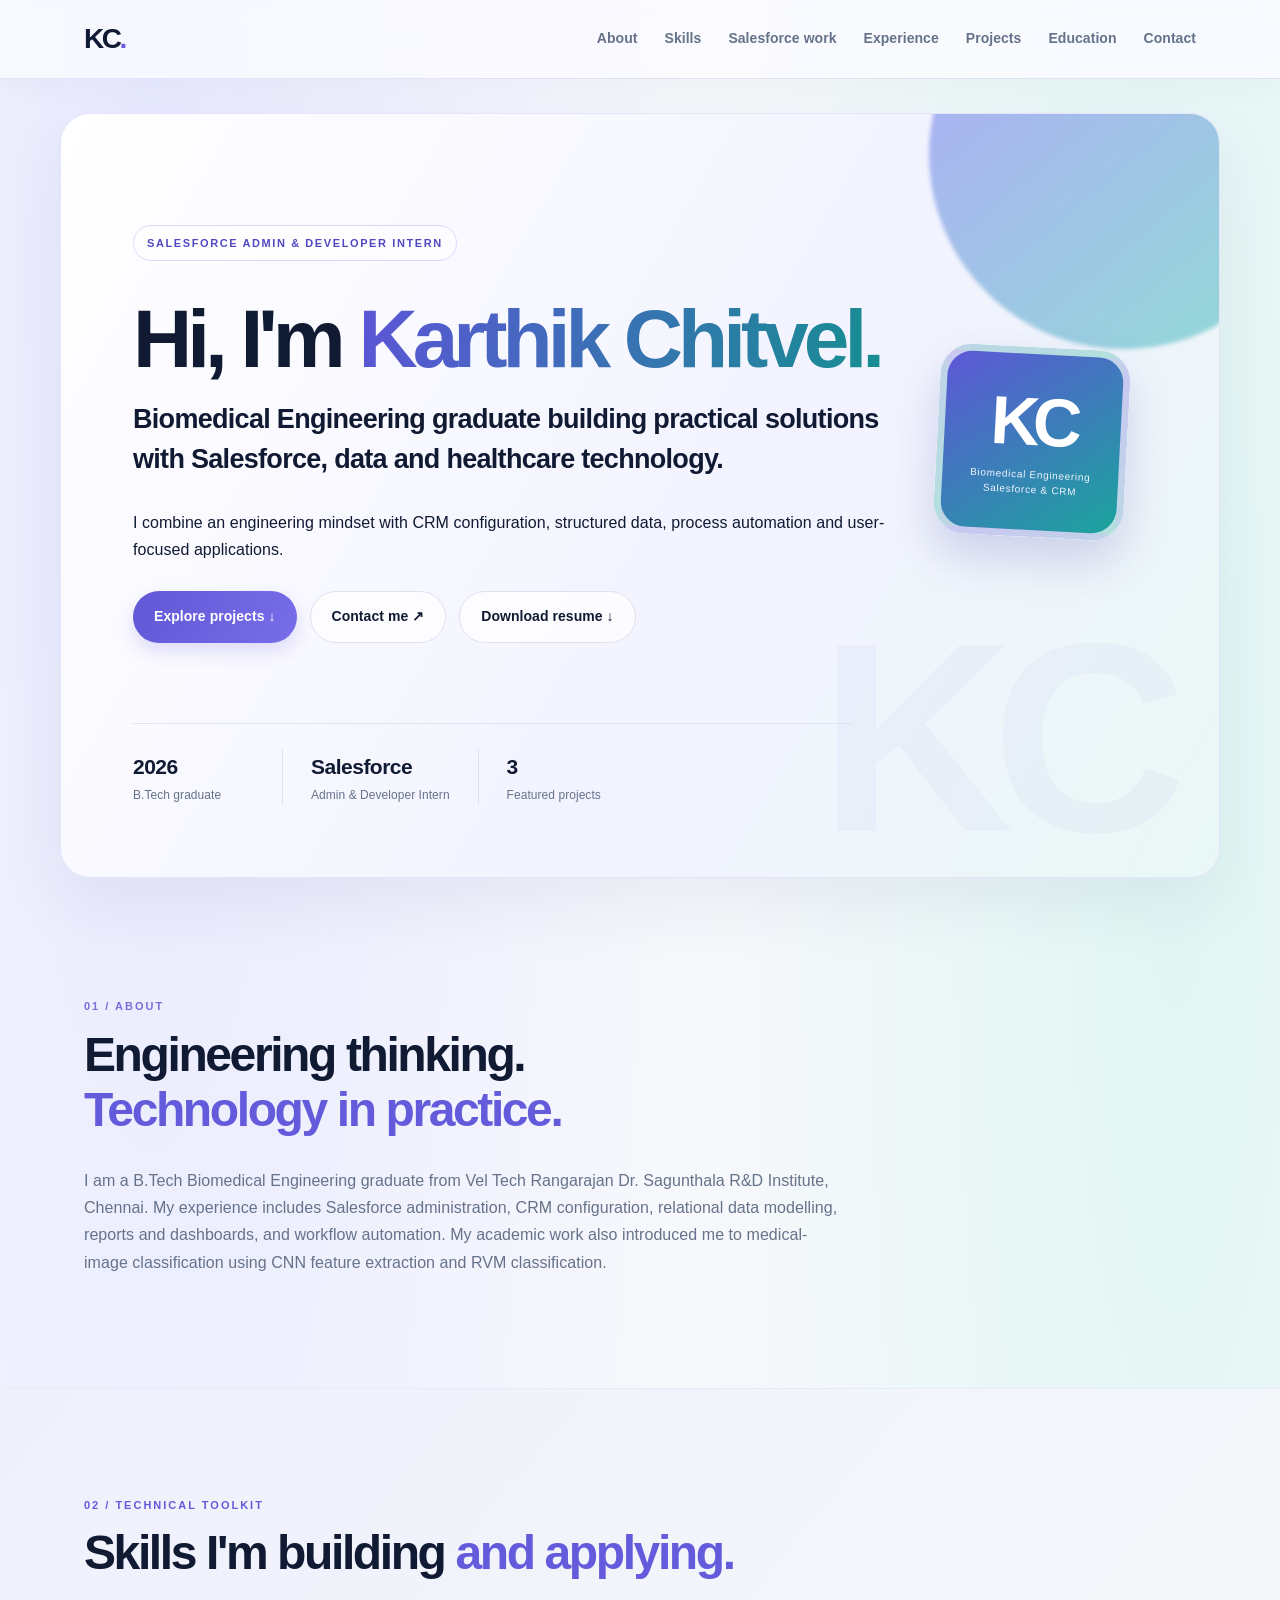
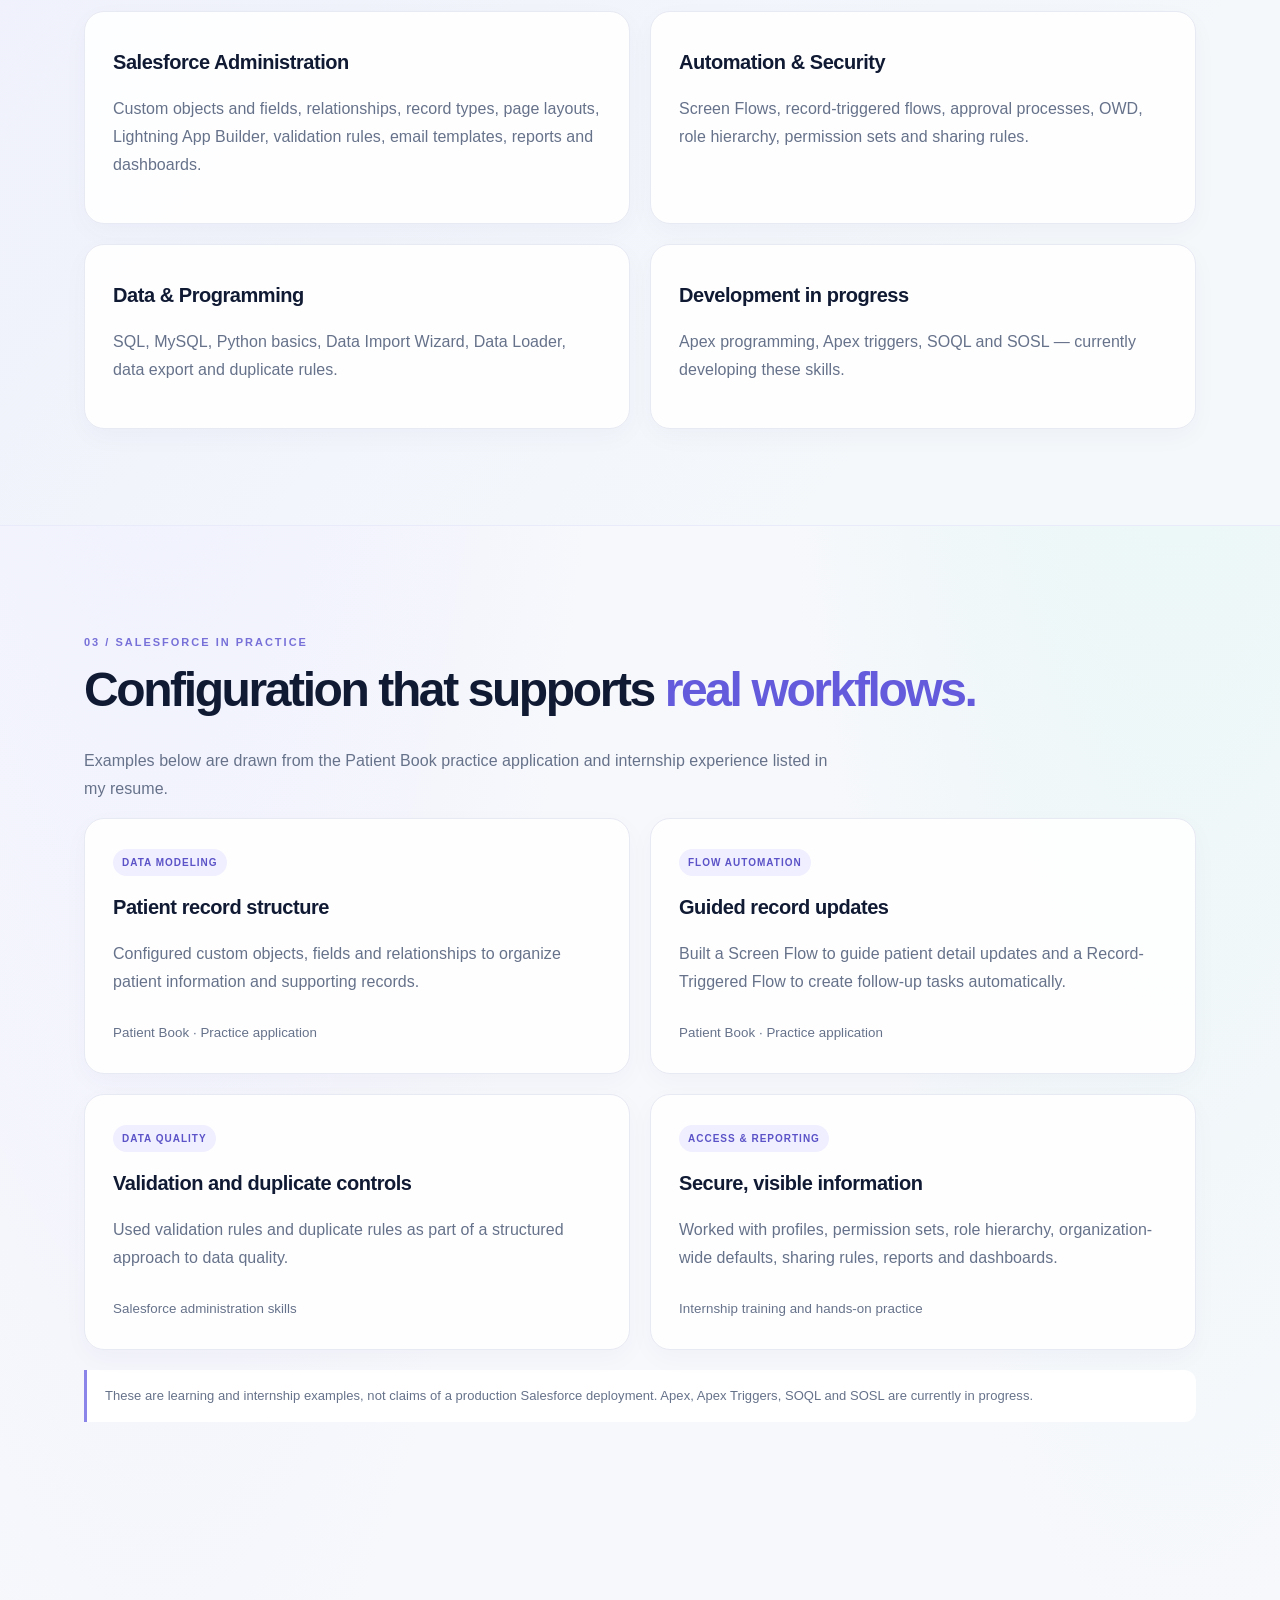
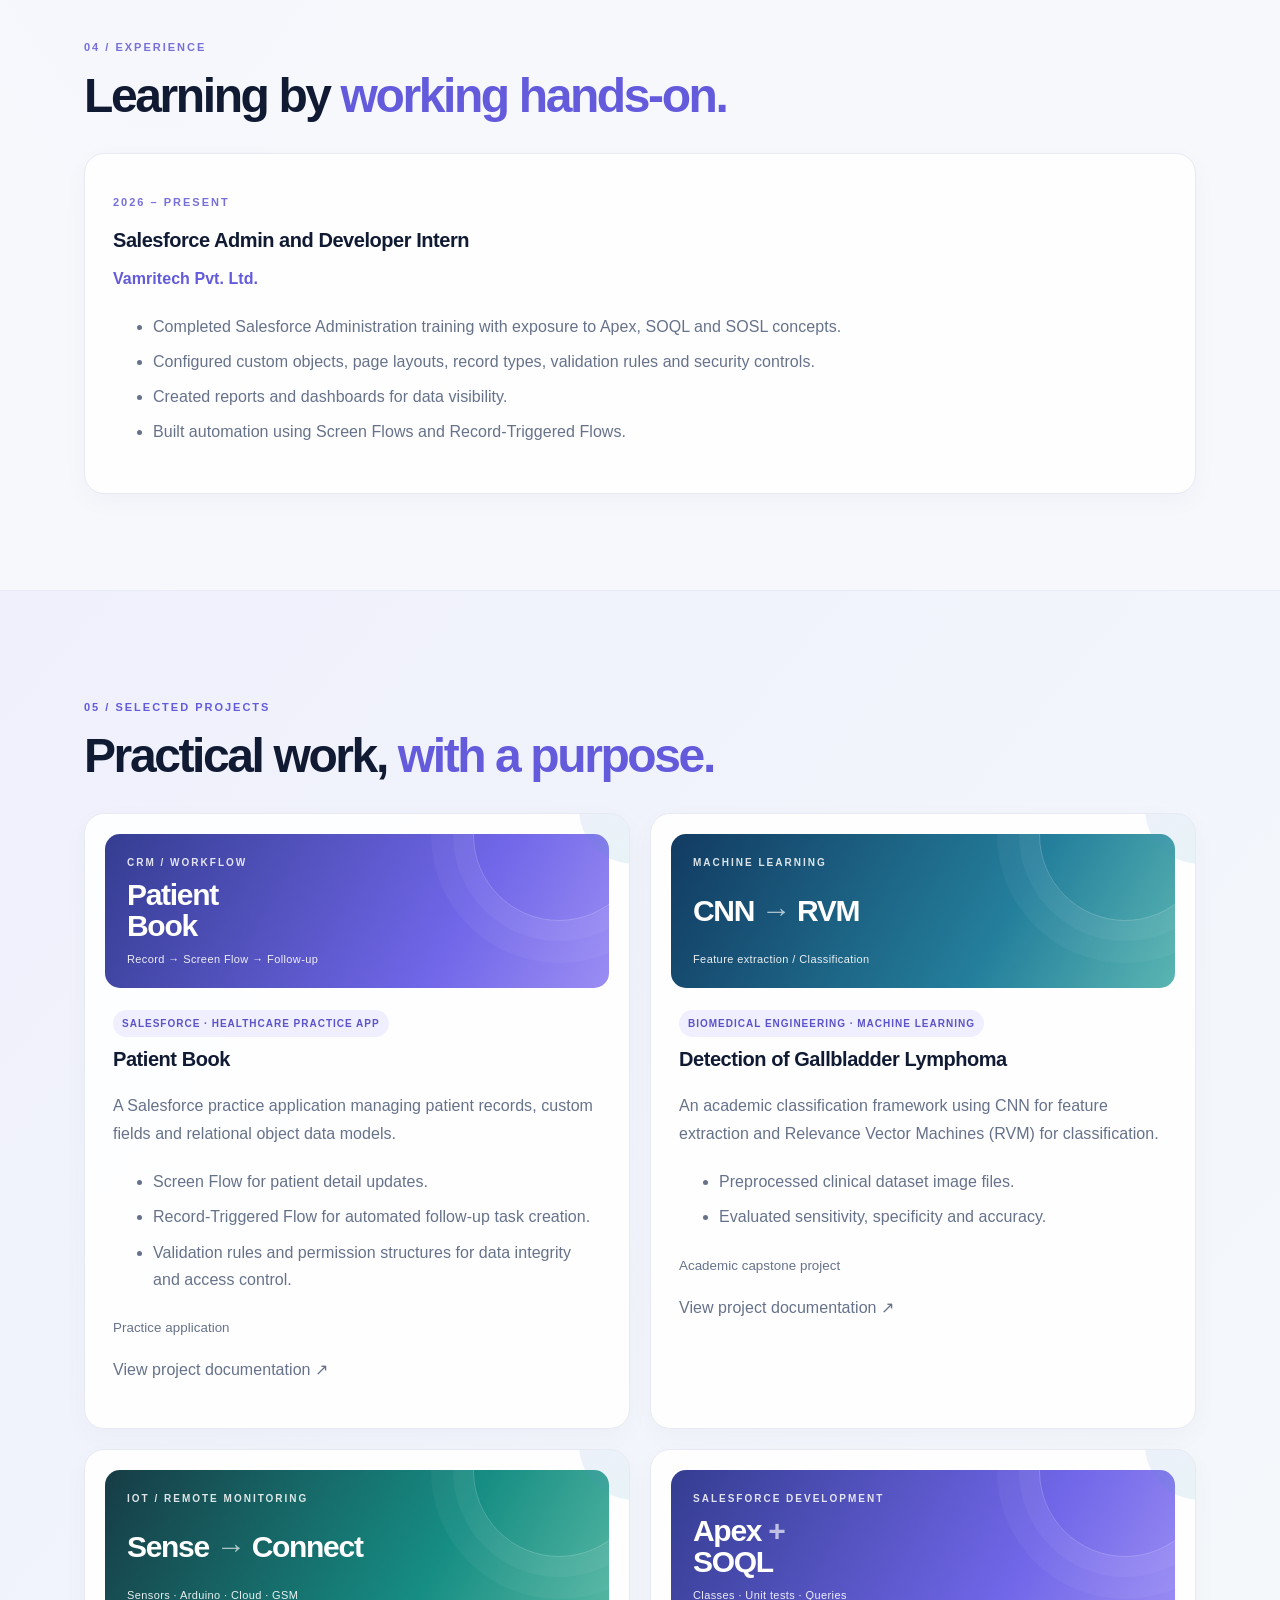
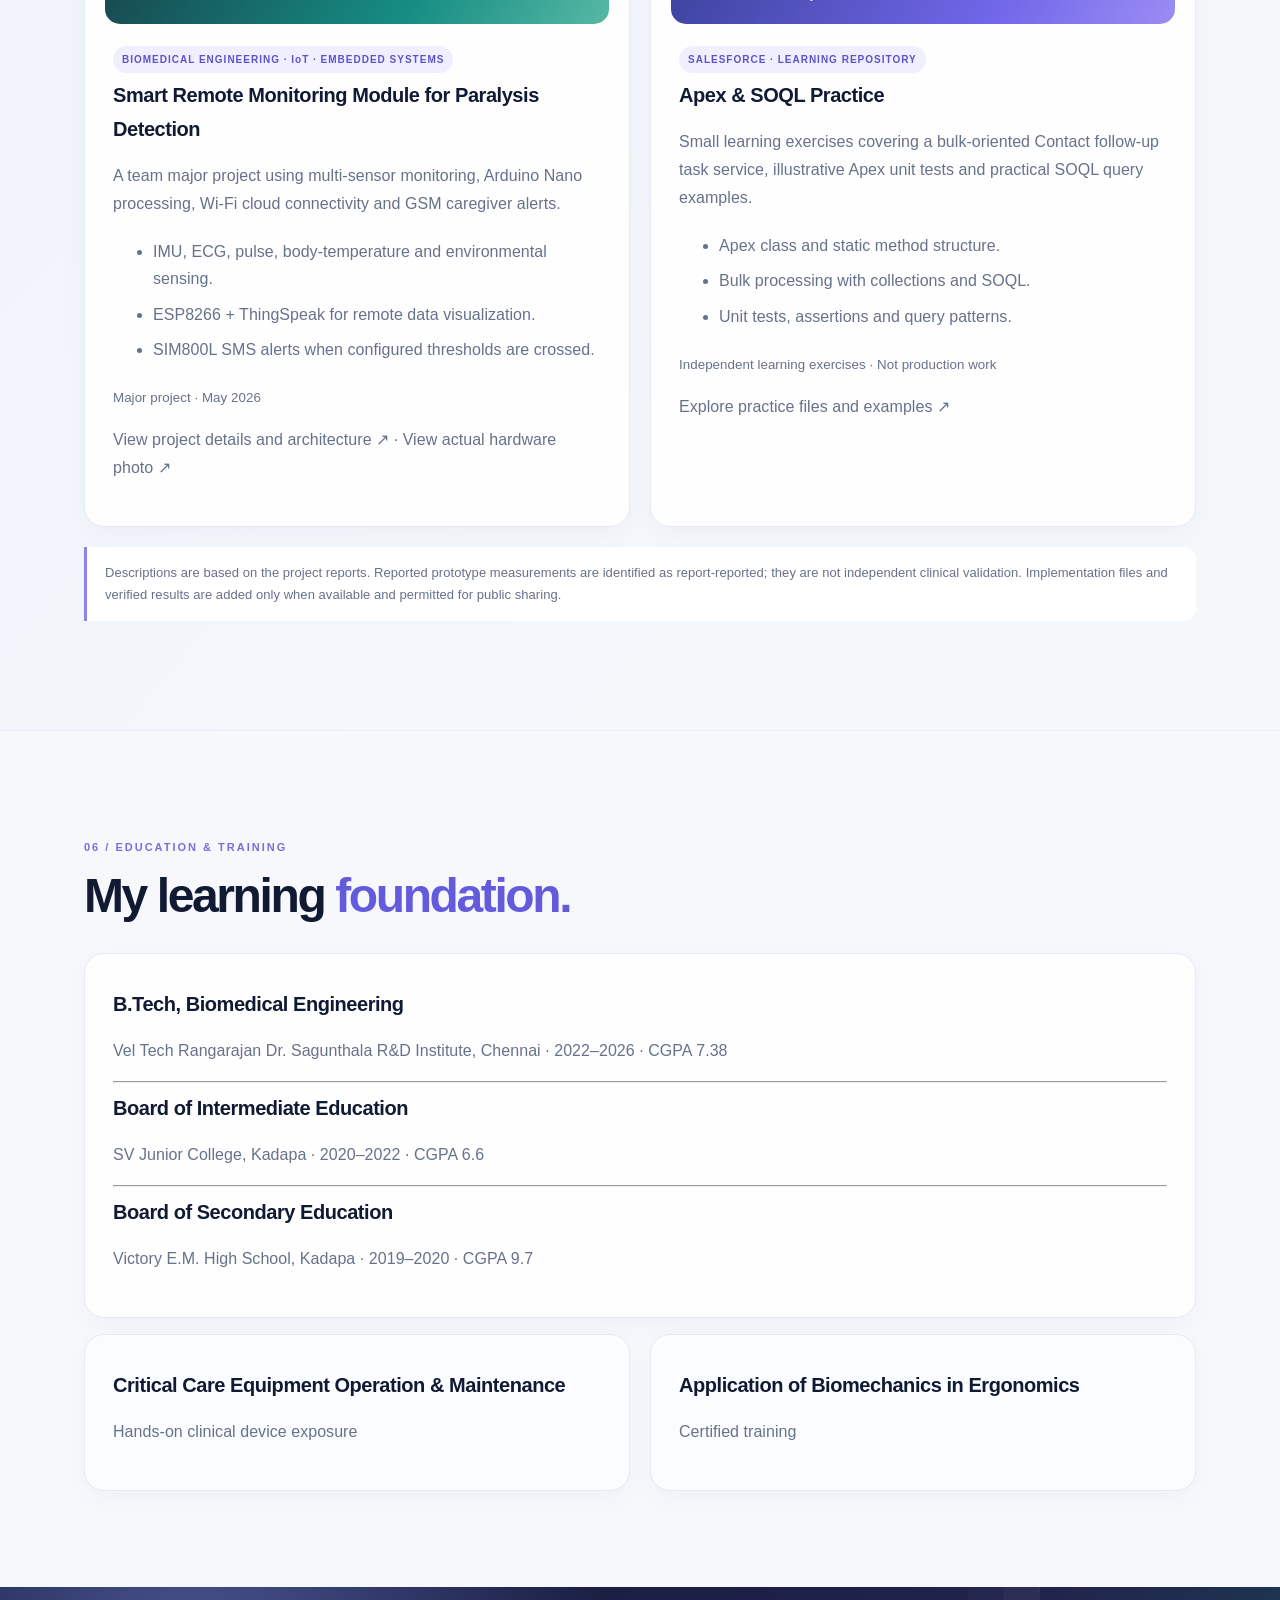
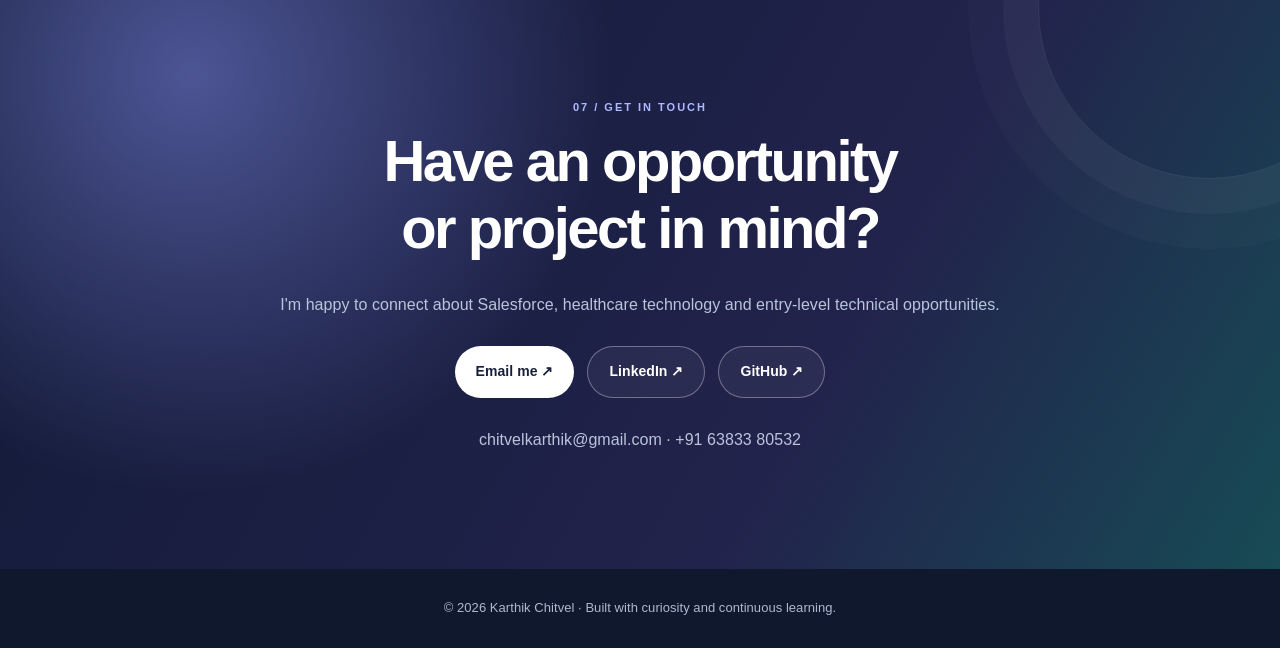
<file: index.html>
<!doctype html>
<html lang="en"><head><meta charset="utf-8"><meta name="viewport" content="width=device-width,initial-scale=1"><meta name="description" content="Karthik Chitvel — Biomedical Engineering graduate and Salesforce Admin and Developer Intern"><title>Karthik Chitvel | Portfolio</title><link rel="stylesheet" href="style.css"></head>
<body><header><nav><a class="logo" href="#home">KC<span>.</span></a><button id="menu" aria-label="Toggle menu">☰</button><div id="links"><a href="#about">About</a><a href="#skills">Skills</a><a href="#salesforce-work">Salesforce work</a><a href="#experience">Experience</a><a href="#projects">Projects</a><a href="#education">Education</a><a href="#contact">Contact</a></div></nav></header>
<main><section class="hero" id="home"><div class="hero-top"><div><p class="eyebrow">SALESFORCE ADMIN & DEVELOPER INTERN</p><h1>Hi, I'm <em>Karthik Chitvel.</em></h1><h2>Biomedical Engineering graduate building practical solutions with Salesforce, data and healthcare technology.</h2><p>I combine an engineering mindset with CRM configuration, structured data, process automation and user-focused applications.</p><div class="actions"><a class="btn" href="#projects">Explore projects ↓</a><a class="btn ghost" href="mailto:chitvelkarthik@gmail.com">Contact me ↗</a><a class="btn ghost" href="resume.html">Download resume ↓</a></div></div><div class="profile-mark" aria-label="Karthik Chitvel initials portrait placeholder"><span>KC</span><small>Biomedical Engineering<br>Salesforce & CRM</small></div></div><div class="metrics"><div><b>2026</b><small>B.Tech graduate</small></div><div><b>Salesforce</b><small>Admin & Developer Intern</small></div><div><b>3</b><small>Featured projects</small></div></div></section>
<section id="about"><p class="eyebrow">01 / ABOUT</p><h2>Engineering thinking.<br><em>Technology in practice.</em></h2><p class="wide">I am a B.Tech Biomedical Engineering graduate from Vel Tech Rangarajan Dr. Sagunthala R&D Institute, Chennai. My experience includes Salesforce administration, CRM configuration, relational data modelling, reports and dashboards, and workflow automation. My academic work also introduced me to medical-image classification using CNN feature extraction and RVM classification.</p></section>
<section class="tint" id="skills"><p class="eyebrow">02 / TECHNICAL TOOLKIT</p><h2>Skills I'm building <em>and applying.</em></h2><div class="grid"><article><h3>Salesforce Administration</h3><p>Custom objects and fields, relationships, record types, page layouts, Lightning App Builder, validation rules, email templates, reports and dashboards.</p></article><article><h3>Automation & Security</h3><p>Screen Flows, record-triggered flows, approval processes, OWD, role hierarchy, permission sets and sharing rules.</p></article><article><h3>Data & Programming</h3><p>SQL, MySQL, Python basics, Data Import Wizard, Data Loader, data export and duplicate rules.</p></article><article><h3>Development in progress</h3><p>Apex programming, Apex triggers, SOQL and SOSL — currently developing these skills.</p></article></div></section>
<section id="salesforce-work"><p class="eyebrow">03 / SALESFORCE IN PRACTICE</p><h2>Configuration that supports <em>real workflows.</em></h2><p class="wide">Examples below are drawn from the Patient Book practice application and internship experience listed in my resume.</p><div class="grid salesforce-examples"><article><span class="tag">DATA MODELING</span><h3>Patient record structure</h3><p>Configured custom objects, fields and relationships to organize patient information and supporting records.</p><small>Patient Book · Practice application</small></article><article><span class="tag">FLOW AUTOMATION</span><h3>Guided record updates</h3><p>Built a Screen Flow to guide patient detail updates and a Record-Triggered Flow to create follow-up tasks automatically.</p><small>Patient Book · Practice application</small></article><article><span class="tag">DATA QUALITY</span><h3>Validation and duplicate controls</h3><p>Used validation rules and duplicate rules as part of a structured approach to data quality.</p><small>Salesforce administration skills</small></article><article><span class="tag">ACCESS & REPORTING</span><h3>Secure, visible information</h3><p>Worked with profiles, permission sets, role hierarchy, organization-wide defaults, sharing rules, reports and dashboards.</p><small>Internship training and hands-on practice</small></article></div><p class="note">These are learning and internship examples, not claims of a production Salesforce deployment. Apex, Apex Triggers, SOQL and SOSL are currently in progress.</p></section><section id="experience"><p class="eyebrow">04 / EXPERIENCE</p><h2>Learning by <em>working hands-on.</em></h2><article class="panel"><p class="eyebrow">2026 – PRESENT</p><h3>Salesforce Admin and Developer Intern</h3><h4>Vamritech Pvt. Ltd.</h4><ul><li>Completed Salesforce Administration training with exposure to Apex, SOQL and SOSL concepts.</li><li>Configured custom objects, page layouts, record types, validation rules and security controls.</li><li>Created reports and dashboards for data visibility.</li><li>Built automation using Screen Flows and Record-Triggered Flows.</li></ul></article></section>
<section class="tint" id="projects"><p class="eyebrow">05 / SELECTED PROJECTS</p><h2>Practical work, <em>with a purpose.</em></h2><div class="grid projects"><article><div class="project-visual visual-salesforce"><span class="visual-kicker">CRM / WORKFLOW</span><strong>Patient<br>Book</strong><span class="visual-flow">Record → Screen Flow → Follow-up</span></div><span class="tag">SALESFORCE · HEALTHCARE PRACTICE APP</span><h3>Patient Book</h3><p>A Salesforce practice application managing patient records, custom fields and relational object data models.</p><ul><li>Screen Flow for patient detail updates.</li><li>Record-Triggered Flow for automated follow-up task creation.</li><li>Validation rules and permission structures for data integrity and access control.</li></ul><small>Practice application</small><p><a href="projects/patient-book-salesforce/README.md">View project documentation ↗</a></p></article><article><div class="project-visual visual-ml"><span class="visual-kicker">MACHINE LEARNING</span><strong>CNN <span>→</span> RVM</strong><span class="visual-flow">Feature extraction / Classification</span></div><span class="tag">BIOMEDICAL ENGINEERING · MACHINE LEARNING</span><h3>Detection of Gallbladder Lymphoma</h3><p>An academic classification framework using CNN for feature extraction and Relevance Vector Machines (RVM) for classification.</p><ul><li>Preprocessed clinical dataset image files.</li><li>Evaluated sensitivity, specificity and accuracy.</li></ul><small>Academic capstone project</small><p><a href="projects/gallbladder-lymphoma-cnn-rvm/README.md">View project documentation ↗</a></p></article><article><div class="project-visual visual-iot"><span class="visual-kicker">IOT / REMOTE MONITORING</span><strong>Sense <span>→</span> Connect</strong><span class="visual-flow">Sensors · Arduino · Cloud · GSM</span></div><span class="tag">BIOMEDICAL ENGINEERING · IoT · EMBEDDED SYSTEMS</span><h3>Smart Remote Monitoring Module for Paralysis Detection</h3><p>A team major project using multi-sensor monitoring, Arduino Nano processing, Wi-Fi cloud connectivity and GSM caregiver alerts.</p><ul><li>IMU, ECG, pulse, body-temperature and environmental sensing.</li><li>ESP8266 + ThingSpeak for remote data visualization.</li><li>SIM800L SMS alerts when configured thresholds are crossed.</li></ul><small>Major project · May 2026</small><p><a href="projects/smart-remote-paralysis-monitoring-iot/README.md">View project details and architecture ↗</a> · <a href="projects/smart-remote-paralysis-monitoring-iot/hardware-photo.html">View actual hardware photo ↗</a></p></article><article><div class="project-visual visual-salesforce"><span class="visual-kicker">SALESFORCE DEVELOPMENT</span><strong>Apex <span>+</span><br>SOQL</strong><span class="visual-flow">Classes · Unit tests · Queries</span></div><span class="tag">SALESFORCE · LEARNING REPOSITORY</span><h3>Apex &amp; SOQL Practice</h3><p>Small learning exercises covering a bulk-oriented Contact follow-up task service, illustrative Apex unit tests and practical SOQL query examples.</p><ul><li>Apex class and static method structure.</li><li>Bulk processing with collections and SOQL.</li><li>Unit tests, assertions and query patterns.</li></ul><small>Independent learning exercises · Not production work</small><p><a href="salesforce-practice/README.md">Explore practice files and examples ↗</a></p></article></div><p class="note">Descriptions are based on the project reports. Reported prototype measurements are identified as report-reported; they are not independent clinical validation. Implementation files and verified results are added only when available and permitted for public sharing.</p></section>
<section id="education"><p class="eyebrow">06 / EDUCATION & TRAINING</p><h2>My learning <em>foundation.</em></h2><div class="panel"><h3>B.Tech, Biomedical Engineering</h3><p>Vel Tech Rangarajan Dr. Sagunthala R&D Institute, Chennai · 2022–2026 · CGPA 7.38</p><hr><h3>Board of Intermediate Education</h3><p>SV Junior College, Kadapa · 2020–2022 · CGPA 6.6</p><hr><h3>Board of Secondary Education</h3><p>Victory E.M. High School, Kadapa · 2019–2020 · CGPA 9.7</p></div><div class="grid certs"><article><h3>Critical Care Equipment Operation & Maintenance</h3><p>Hands-on clinical device exposure</p></article><article><h3>Application of Biomechanics in Ergonomics</h3><p>Certified training</p></article></div></section>
<section class="contact" id="contact"><p class="eyebrow">07 / GET IN TOUCH</p><h2>Have an opportunity<br>or project in mind?</h2><p>I'm happy to connect about Salesforce, healthcare technology and entry-level technical opportunities.</p><div class="actions"><a class="btn white" href="mailto:chitvelkarthik@gmail.com">Email me ↗</a><a class="btn outline" href="https://www.linkedin.com/in/karthikchitvel/" target="_blank" rel="noopener">LinkedIn ↗</a><a class="btn outline" href="https://github.com/chitvelkarthik-sketch" target="_blank" rel="noopener">GitHub ↗</a></div><p>chitvelkarthik@gmail.com · +91 63833 80532</p></section></main><footer>© <span id="year"></span> Karthik Chitvel · Built with curiosity and continuous learning.</footer><script src="script.js"></script></body></html>
</file>
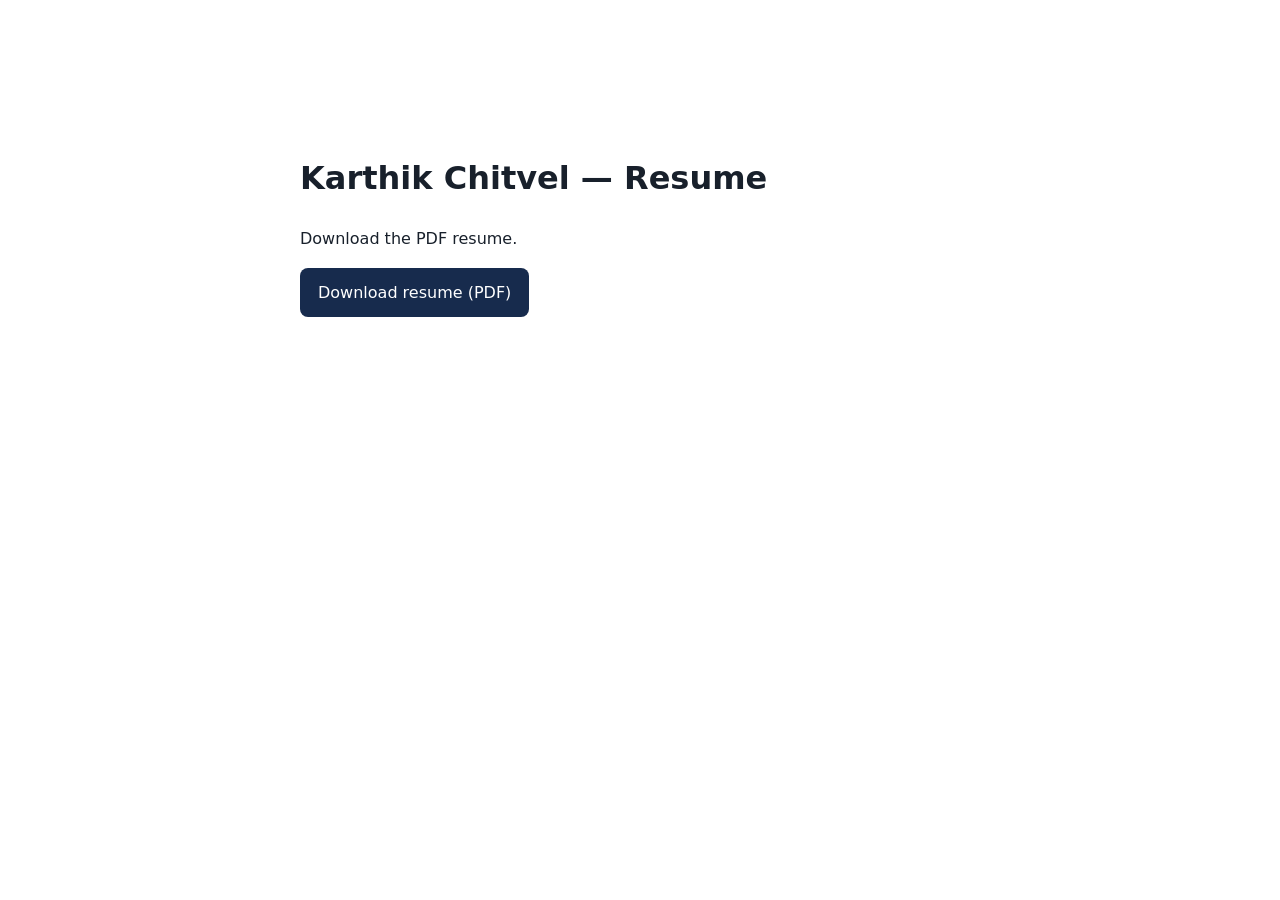
<file: resume.html>
<!doctype html><html lang="en"><head><meta charset="utf-8"><meta name="viewport" content="width=device-width,initial-scale=1"><title>Karthik Chitvel — Resume</title><style>body{font:16px system-ui;max-width:680px;margin:12vh auto;padding:24px;line-height:1.6;color:#18202b}a{display:inline-block;padding:12px 18px;background:#172b4d;color:white;border-radius:8px;text-decoration:none}</style></head><body><h1>Karthik Chitvel — Resume</h1><p>Download the PDF resume.</p><a id="download" download="Karthik_Chitvel_Resume.pdf">Download resume (PDF)</a><script>const b="[base64]/[base64]/[base64]/[base64]/[base64]/[base64]/R21MPkJRKyQ5LF0kSSUyM0U6b0slKm5HQjBAKT0/[base64]";document.getElementById("download").href="data:application/pdf;base64,"+b;</script></body></html>
</file>
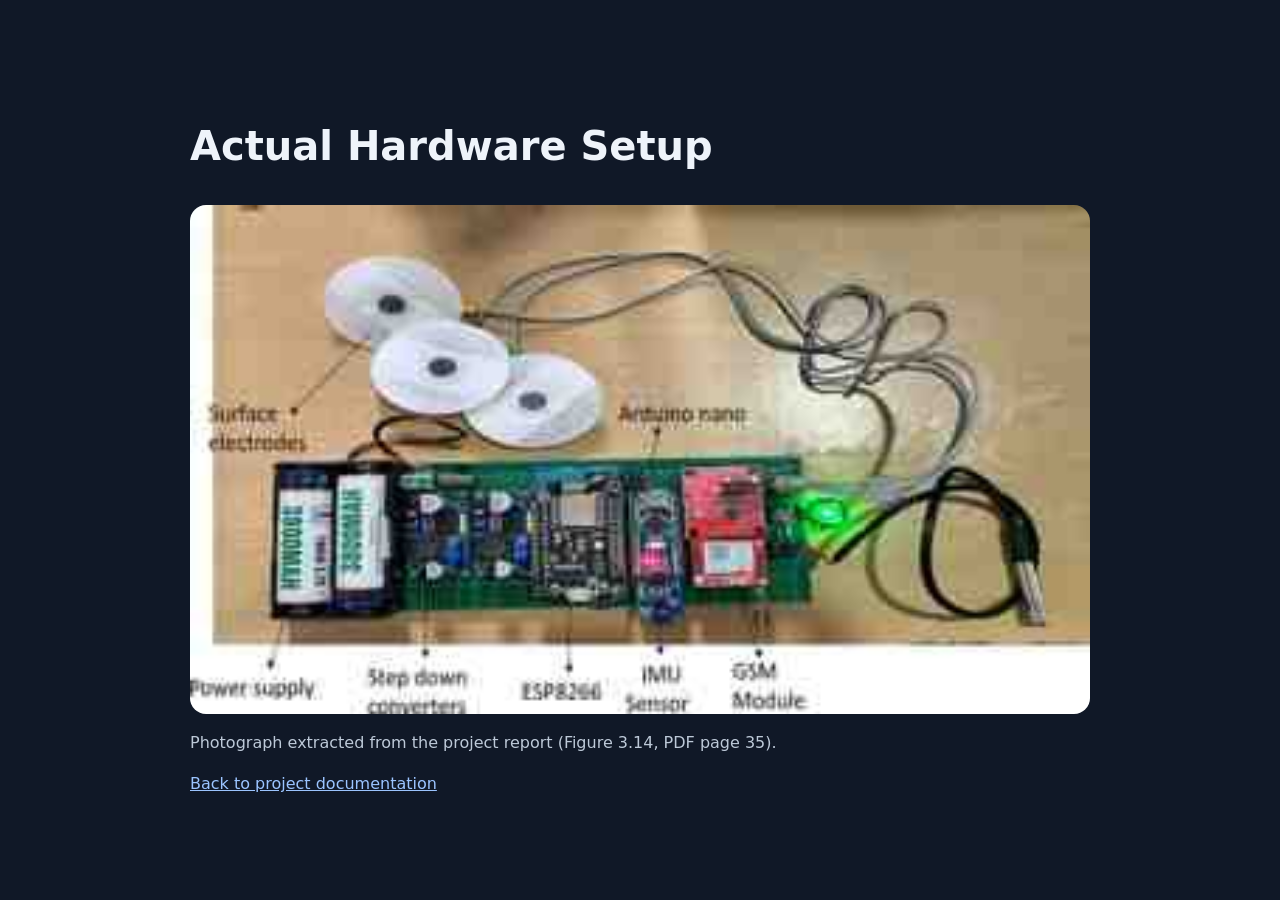
<file: projects/smart-remote-paralysis-monitoring-iot/hardware-photo.html>
<!doctype html><html lang="en"><head><meta charset="utf-8"><meta name="viewport" content="width=device-width,initial-scale=1"><title>Hardware Setup | Smart Remote Monitoring Project</title><style>body{margin:0;background:#101827;color:#eef3fa;font:16px/1.6 system-ui,sans-serif;display:grid;min-height:100vh;place-items:center;padding:24px;box-sizing:border-box}.wrap{max-width:900px;width:100%}h1{font-size:clamp(1.5rem,4vw,2.5rem)}img{width:100%;height:auto;border-radius:16px;display:block}p{color:#bdc9d8}</style></head><body><main class="wrap"><h1>Actual Hardware Setup</h1><img src="[data-uri]" alt="Hardware prototype from the Smart Remote Monitoring Module for Paralysis Detection project"><p>Photograph extracted from the project report (Figure 3.14, PDF page 35).</p><p><a href="README.md" style="color:#9bc4ff">Back to project documentation</a></p></main></body></html>
</file>
<file: style.css>
:root{--ink:#19243b;--muted:#68758b;--accent:#6373df;--bg:#fbfcff;--soft:#f0f3fb}*{box-sizing:border-box}html{scroll-behavior:smooth}body{margin:0;background:var(--bg);color:var(--ink);font:16px/1.7 'DM Sans',Arial,sans-serif}header{position:sticky;top:0;background:#fbfcffee;backdrop-filter:blur(12px);border-bottom:1px solid #e8ebf2;z-index:3}nav{max-width:1080px;margin:auto;padding:18px 24px;display:flex;align-items:center;justify-content:space-between}.logo{font-size:25px;font-weight:900;letter-spacing:-2px}.logo span,em{color:var(--accent);font-style:normal}#links{display:flex;gap:24px}a{color:inherit;text-decoration:none}#links a{font-size:14px;color:var(--muted)}#menu{display:none}.hero,section{max-width:1080px;margin:auto;padding:88px 24px}.hero{padding-top:110px;padding-bottom:100px}.eyebrow,.tag{color:var(--accent);font-size:11px;font-weight:800;letter-spacing:2px}.hero h1{font-size:clamp(44px,7vw,76px);line-height:1.05;letter-spacing:-4px;margin:18px 0}.hero h2{font-size:23px;line-height:1.45;max-width:780px}.hero>p:not(.eyebrow),.wide{color:var(--muted);max-width:760px}.actions{display:flex;gap:12px;flex-wrap:wrap;margin:28px 0}.btn{background:var(--accent);color:white;padding:12px 18px;border-radius:8px;font-weight:700;font-size:14px}.ghost{background:white;color:var(--ink);border:1px solid #dfe4ef}.metrics{display:flex;gap:42px;margin-top:48px}.metrics div{display:grid}.metrics b{font-size:18px}.metrics small,small{color:var(--muted)}section h2{font-size:clamp(32px,4vw,48px);line-height:1.15;letter-spacing:-2px;margin:10px 0 30px}.tint{max-width:none;background:var(--soft);padding-left:max(24px,calc((100% - 1032px)/2));padding-right:max(24px,calc((100% - 1032px)/2))}.grid{display:grid;grid-template-columns:repeat(2,1fr);gap:16px}.grid article,.panel{background:white;border:1px solid #e6eaf2;border-radius:14px;padding:25px}.grid h3,.panel h3{margin:5px 0 8px}.grid p,.panel p,.note{color:var(--muted)}.panel{margin-top:22px}.panel h4{color:var(--accent);margin:0}.panel li,.grid li{padding:4px 0;color:var(--muted)}.projects article{min-height:270px}.tag{font-size:10px;letter-spacing:1px}.note{font-size:13px;margin-top:20px}.certs{margin-top:16px}.contact{max-width:none;background:#192641;color:white;text-align:center;padding:85px 24px}.contact h2{font-size:clamp(38px,5vw,58px)}.contact>p:not(.eyebrow){color:#bac5dc}.contact .eyebrow{color:#aebaff}.contact .actions{justify-content:center}.white{background:white;color:#192641}.outline{border:1px solid #ffffff66}footer{text-align:center;padding:24px;color:var(--muted);font-size:13px}@media(max-width:700px){#menu{display:block;background:none;border:0;font-size:22px}#links{display:none;position:absolute;top:60px;left:0;right:0;background:white;padding:20px;flex-direction:column}#links.open{display:flex}.hero,section{padding-top:65px;padding-bottom:65px}.grid{grid-template-columns:1fr}.metrics{gap:20px;flex-wrap:wrap}.hero h1{letter-spacing:-2px}}

/* Portfolio refresh: polished, responsive visual system */
:root{--ink:#101a33;--muted:#66728a;--accent:#635bdb;--accent2:#19a7a0;--bg:#f7f8fc;--soft:#eef0fb;--line:#e5e8f2}
body{background:radial-gradient(ellipse at 12% 2%,#e8eaff 0,transparent 34%),radial-gradient(ellipse at 92% 12%,#e0f6f3 0,transparent 28%),var(--bg);color:var(--ink);font-family:Inter,"Segoe UI",Arial,sans-serif;letter-spacing:.05px}
header{background:rgba(250,251,255,.82);border-bottom:1px solid rgba(218,223,239,.8);box-shadow:0 8px 30px #17234a08}
nav{max-width:1160px;padding-top:15px;padding-bottom:15px}
.logo{font-size:28px;letter-spacing:-2.5px;color:var(--ink)}
.logo span{color:var(--accent)}
#links{gap:27px}
#links a{font-weight:650;transition:color .2s}
#links a:hover{color:var(--accent)}
.hero{max-width:1160px;position:relative;isolation:isolate;overflow:hidden;margin:34px auto 12px;padding:100px 72px 72px;border:1px solid #e4e5fa;border-radius:30px;background:linear-gradient(120deg,#fff 0%,#f3f3ff 57%,#e9f8f6 100%);box-shadow:0 24px 70px #25316b12}
.hero:before{content:"";position:absolute;z-index:-1;width:390px;height:390px;right:-100px;top:-155px;border-radius:50%;background:linear-gradient(140deg,#8c83f4aa,#40c8b488);filter:blur(2px)}
.hero:after{content:"KC";position:absolute;z-index:-1;right:54px;bottom:4px;font-size:clamp(130px,22vw,270px);font-weight:900;letter-spacing:-22px;color:#5e5bd00b;line-height:1}
.hero .eyebrow{display:inline-flex;align-items:center;gap:10px;padding:8px 13px;border:1px solid #dcdafa;border-radius:99px;background:#ffffffb8;color:#5148c4;letter-spacing:1.6px}
.hero h1{font-size:clamp(48px,7vw,82px);letter-spacing:-5px;margin:24px 0 18px;max-width:850px}
.hero h1 em{background:linear-gradient(100deg,#5c55d6,#168e91);-webkit-background-clip:text;background-clip:text;color:transparent}
.hero h2{font-size:clamp(20px,2.5vw,27px);font-weight:650;letter-spacing:-.7px;max-width:760px}
.hero>p:not(.eyebrow){font-size:17px;max-width:670px}
.actions{gap:13px}
.btn{display:inline-flex;align-items:center;justify-content:center;border-radius:999px;padding:13px 21px;background:linear-gradient(110deg,#6158d7,#786de8);box-shadow:0 8px 18px #635bdb30;transition:transform .2s,box-shadow .2s,filter .2s}
.btn:hover{transform:translateY(-3px);box-shadow:0 13px 25px #635bdb38;filter:saturate(1.12)}
.ghost{background:#ffffffc9;color:var(--ink);border:1px solid #dfe1f1;box-shadow:none}
.metrics{gap:0;margin-top:52px;padding-top:25px;border-top:1px solid #dfe3f0;max-width:720px}
.metrics div{min-width:150px;padding:0 28px;border-right:1px solid #dfe3f0}
.metrics div:first-child{padding-left:0}
.metrics div:last-child{border:0}
.metrics b{font-size:21px;letter-spacing:-.5px}
.metrics small{font-size:12px}
section{max-width:1160px;padding-top:96px;padding-bottom:96px}
section h2{letter-spacing:-2.4px}
section:not(.hero):not(.tint):not(.contact) .eyebrow{color:#7770d8}
.tint{max-width:none;padding-left:max(24px,calc((100% - 1112px)/2));padding-right:max(24px,calc((100% - 1112px)/2));background:linear-gradient(130deg,#eff0fc,#f4f8fb 75%);border-top:1px solid #e9eafa;border-bottom:1px solid #e9eafa}
.grid{gap:20px}
.grid article,.panel{border:1px solid #e7e9f3;border-radius:20px;padding:28px;background:rgba(255,255,255,.9);box-shadow:0 8px 26px #1b285008;transition:transform .22s,border-color .22s,box-shadow .22s}
.grid article:hover,.panel:hover{transform:translateY(-5px);border-color:#cbc9f5;box-shadow:0 18px 38px #27316b12}
.grid h3,.panel h3{font-size:20px;letter-spacing:-.45px}
.grid p,.panel p{line-height:1.75}
.projects article{min-height:300px;position:relative;overflow:hidden}
.projects article:after{content:"";position:absolute;width:110px;height:110px;border-radius:50%;right:-60px;top:-60px;background:linear-gradient(140deg,#7770e51c,#1eaaa01c)}
.tag{display:inline-block;padding:6px 9px;border-radius:99px;background:#f0efff;color:#5b53c7;line-height:1.5}
.panel{margin-top:26px}
.note{background:#fff;border-left:3px solid #8c85e9;border-radius:0 12px 12px 0;padding:15px 18px}
.certs article{background:#fbfcff}
.contact{max-width:none;background:radial-gradient(circle at 15% 15%,#4d5595 0,transparent 35%),linear-gradient(120deg,#111a36,#22234c 65%,#174b55);color:white;padding:100px 24px;position:relative;overflow:hidden}
.contact:before{content:"";position:absolute;width:340px;height:340px;border:1px solid #ffffff18;border-radius:50%;right:-100px;top:-150px;box-shadow:0 0 0 35px #ffffff08,0 0 0 70px #ffffff05}
.contact h2{letter-spacing:-2.5px}
.contact .white{background:#fff;color:#18203c;box-shadow:none}
.contact .outline{background:#ffffff0c;border:1px solid #ffffff55;box-shadow:none}
footer{background:#10182e;color:#aeb8d1;padding:28px}
a:focus-visible,button:focus-visible{outline:3px solid #18aaa0;outline-offset:4px}
@media(max-width:700px){
 .hero{margin:14px 14px 0;padding:65px 25px 42px;border-radius:23px}
 .hero h1{letter-spacing:-3px}
 .hero:after{right:15px;bottom:0;font-size:130px}
 .metrics{gap:17px}
 .metrics div{min-width:0;padding:0 13px}
 .metrics b{font-size:17px}
 .metrics small{font-size:11px}
 nav{padding:14px 20px}
 #links{box-shadow:0 15px 25px #17234a12}
 section{padding-top:72px;padding-bottom:72px}
}
@media(prefers-reduced-motion:reduce){html{scroll-behavior:auto}*,*:before,*:after{transition:none!important;animation:none!important}}


/* New profile identity, Salesforce examples and project thumbnails */
.hero-top{display:grid;grid-template-columns:minmax(0,1fr) 210px;gap:34px;align-items:center}
.profile-mark{width:190px;height:190px;border-radius:32px;background:linear-gradient(145deg,#5e57d7,#1aa49c);display:flex;flex-direction:column;align-items:center;justify-content:center;color:white;box-shadow:0 22px 45px #4642a833;transform:rotate(3deg);border:7px solid #ffffffaa}
.profile-mark span{font-size:68px;font-weight:900;letter-spacing:-7px;line-height:1}
.profile-mark small{color:#f0f4ff;text-align:center;font-size:10px;line-height:1.5;margin-top:12px;letter-spacing:.7px}
.salesforce-examples article{min-height:205px}
.salesforce-examples .tag{margin-bottom:9px}
.salesforce-examples small{display:inline-block;margin-top:10px}
.project-visual{height:154px;border-radius:15px;margin:-8px -8px 20px;padding:20px 22px;display:flex;flex-direction:column;justify-content:space-between;overflow:hidden;position:relative;color:white}
.project-visual:after{content:"";position:absolute;width:170px;height:170px;border:1px solid #ffffff38;border-radius:50%;right:-36px;top:-85px;box-shadow:0 0 0 20px #ffffff0b,0 0 0 42px #ffffff0a}
.project-visual strong{font-size:30px;line-height:1.05;letter-spacing:-1.3px;position:relative;z-index:1}
.project-visual strong span{opacity:.65}
.visual-kicker{font-size:10px;letter-spacing:2px;font-weight:800;opacity:.85}
.visual-flow{font-size:11px;letter-spacing:.4px;opacity:.9}
.visual-salesforce{background:linear-gradient(120deg,#343d91,#7066e8 68%,#9b8df4)}
.visual-ml{background:linear-gradient(120deg,#123b62,#247f9c 65%,#5ab6b2)}
.visual-iot{background:linear-gradient(120deg,#173c46,#168d83 65%,#57b8a4)}
@media(max-width:700px){.hero-top{grid-template-columns:1fr;gap:20px}.profile-mark{width:112px;height:112px;border-radius:24px;grid-row:1;justify-self:end;margin-bottom:-12px}.profile-mark span{font-size:43px;letter-spacing:-4px}.profile-mark small{font-size:8px;margin-top:5px}.project-visual{height:138px}}
</file>
